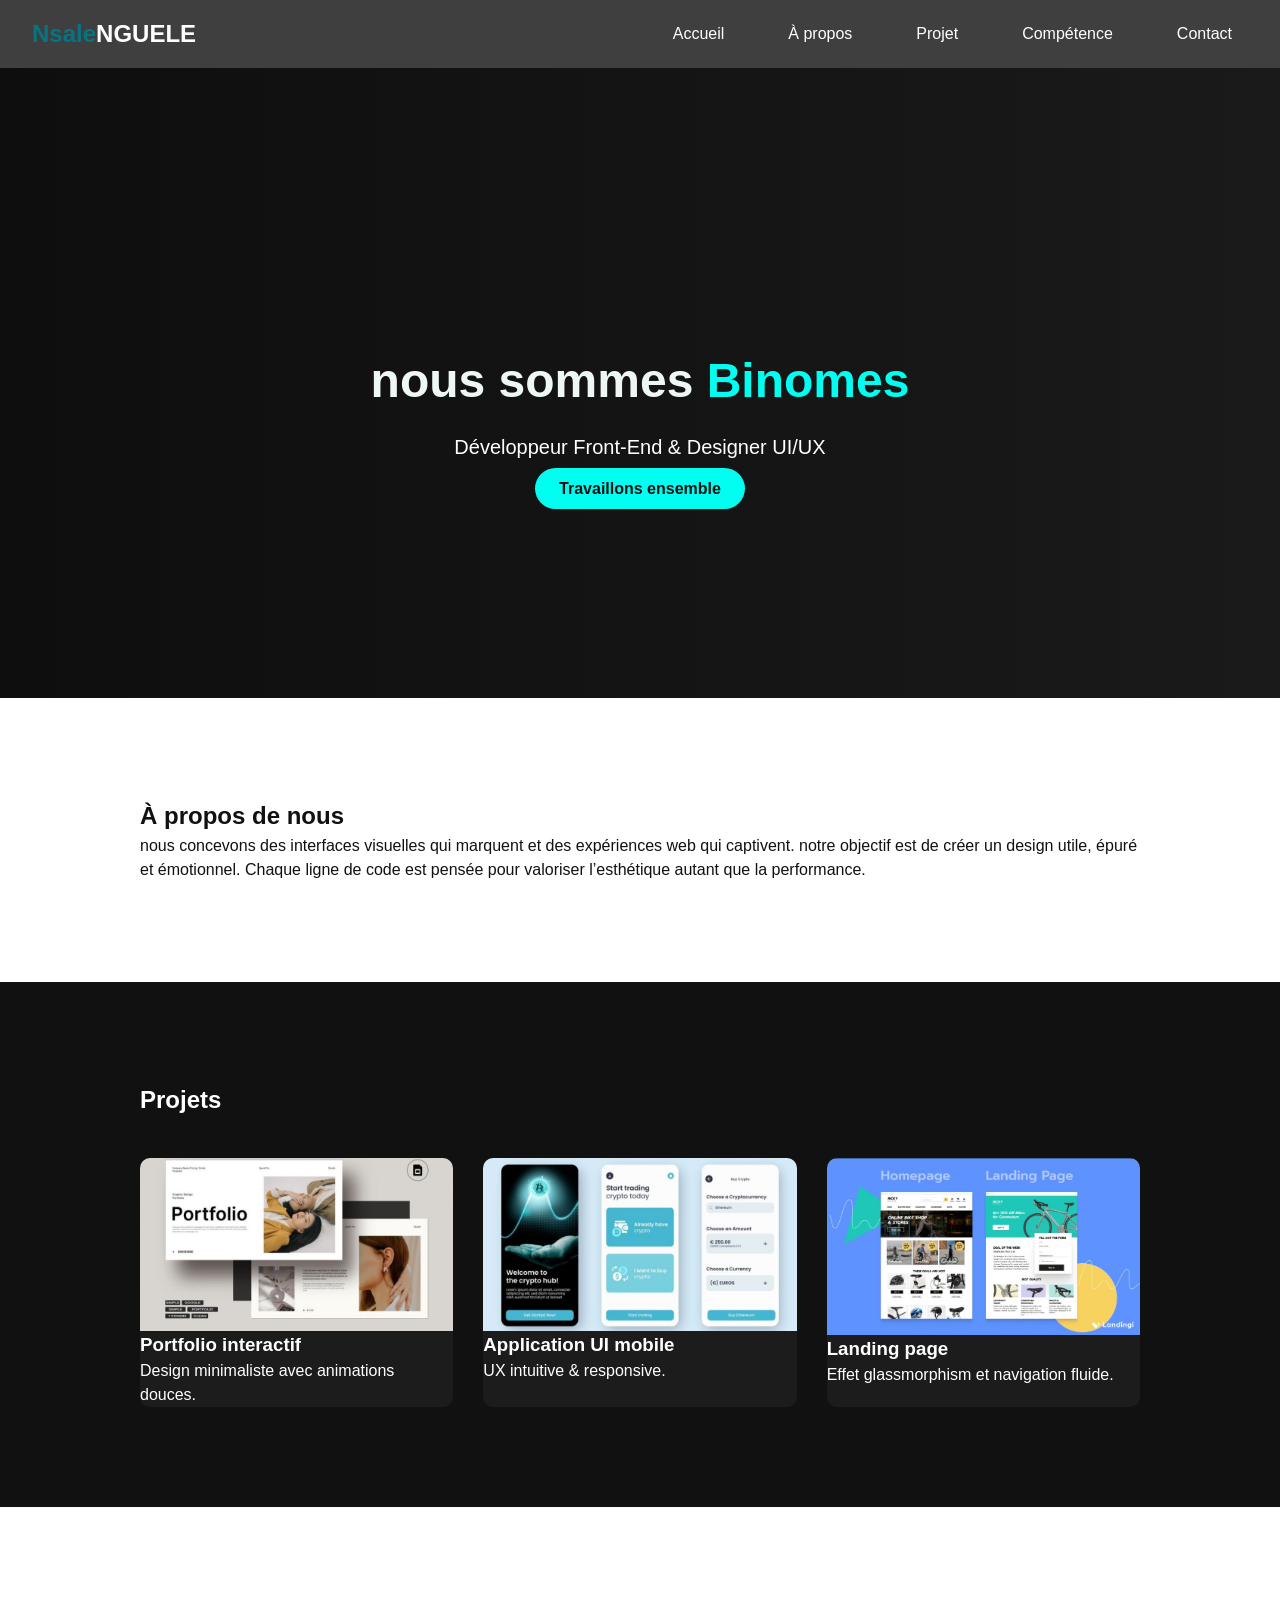
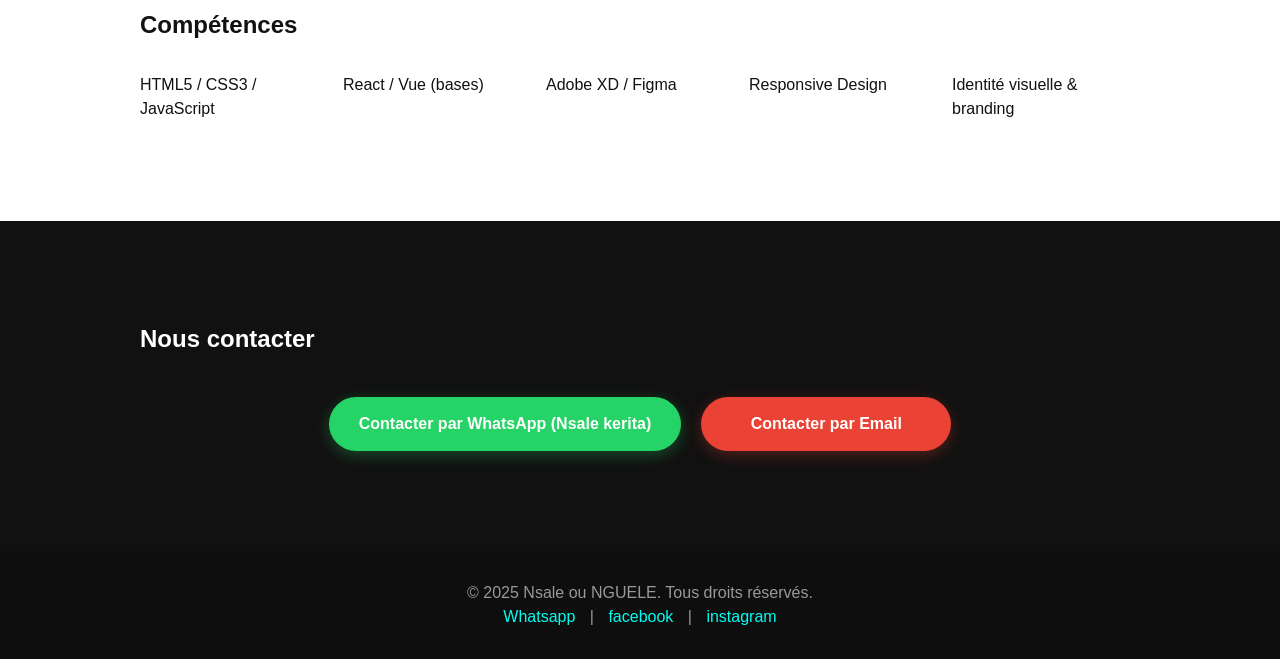
<file: index.html>
<!DOCTYPE html>
<html lang="fr">
<head>
  <meta charset="UTF-8" />
  <meta name="viewport" content="width=device-width, initial-scale=1.0"/>
  <title>Nsale/NGUELE| Développeur & Designer</title>
  <link rel="stylesheet" href="styleindex.css"/>
</head>
<body>  
  <nav class="navbar">
    <h1><span>Nsale</span>NGUELE</h1>
    <ul class="nav-links" id="nav-links">
      <li><a href="#accueil">Accueil</a></li>
      <li><a href="#apropos">À propos</a></li>
      <li><a href="#projet">Projet</a></li>
      <li><a href="#competence">Compétence</a></li>
      <li><a href="#contact">Contact</a></li>
    </ul>

    <div class="burger" id="burger">
      <span></span>
      <span></span>
      <span></span>
    </div>
  </nav>

  <section id="accueil" class="hero">
    <div class="hero-content">
      <h1>nous sommes <span>Binomes</span></h1>
      <p class="hero-description">Développeur Front-End & Designer UI/UX</p>
      <a href="#contact" class="cta">Travaillons ensemble</a>
    </div>
  </section>

  <section id="apropos" class="section light">
    <div class="container">
      <h2>À propos de nous</h2>
      <p>nous concevons des interfaces visuelles qui marquent et des expériences web qui captivent. notre objectif est de créer un design utile, épuré et émotionnel. Chaque ligne de code est pensée pour valoriser l’esthétique autant que la performance.</p>
    </div>
  </section>

  <section id="projet" class="section dark">
    <div class="container">
      <h2>Projets</h2>
      <div class="projects-grid">
        <div class="project-card">
          <img src="portofolio.jpeg" alt="Projet 1">
          <h3>Portfolio interactif</h3>
          <p>Design minimaliste avec animations douces.</p>
        </div>
        <div class="project-card">
          <img src="ui.jpeg" alt="Projet 2">
          <h3>Application UI mobile</h3>
          <p>UX intuitive & responsive.</p>
        </div>
        <div class="project-card">
          <img src="landing.jpeg" alt="Projet 3">
          <h3>Landing page</h3>
          <p>Effet glassmorphism et navigation fluide.</p>
        </div>
      </div>
    </div>
  </section>

  <section id="competence" class="section light">
    <div class="container">
      <h2>Compétences</h2>
      <ul class="skills-list">
        <li>HTML5 / CSS3 / JavaScript</li>
        <li>React / Vue (bases)</li>
        <li>Adobe XD / Figma</li>
        <li>Responsive Design</li>
        <li>Identité visuelle & branding</li>
      </ul>
    </div>
  </section>

  <section id="contact" class="section dark">
    <div class="container">
      <h2>Nous contacter</h2>
      <div class="contact-options">
        <a href="https://wa.me/237671681076?text=salut%20j'aimerais%20avoir %20plus %20d'information %20sur%20vos%20services." 
           class="whatsapp-float" 
           target="_blank" 
           title="Contactez-moi sur WhatsApp 1">
          Contacter par WhatsApp (Nsale kerita)
        </a>
        
        <a href="mailto:nsaledjoutchet@gmail.com?subject=salut%20je  %20suis  %20interesser%20 par vos &body= services %20Nsalekerita,"
           class="email-float" 
           title="Envoyez un email">
          Contacter par Email
        </a>
      </div>
    </div>
  </section>


  <footer>
    <p>© 2025 Nsale ou NGUELE. Tous droits réservés.</p>
    <div class="socials">
      <a href="#">Whatsapp</a> |
      <a href="#">facebook</a> |
      <a href="#">instagram</a>
    </div>
  </footer>

    <script src="script.js"></script>
</body>
</html>
</file>
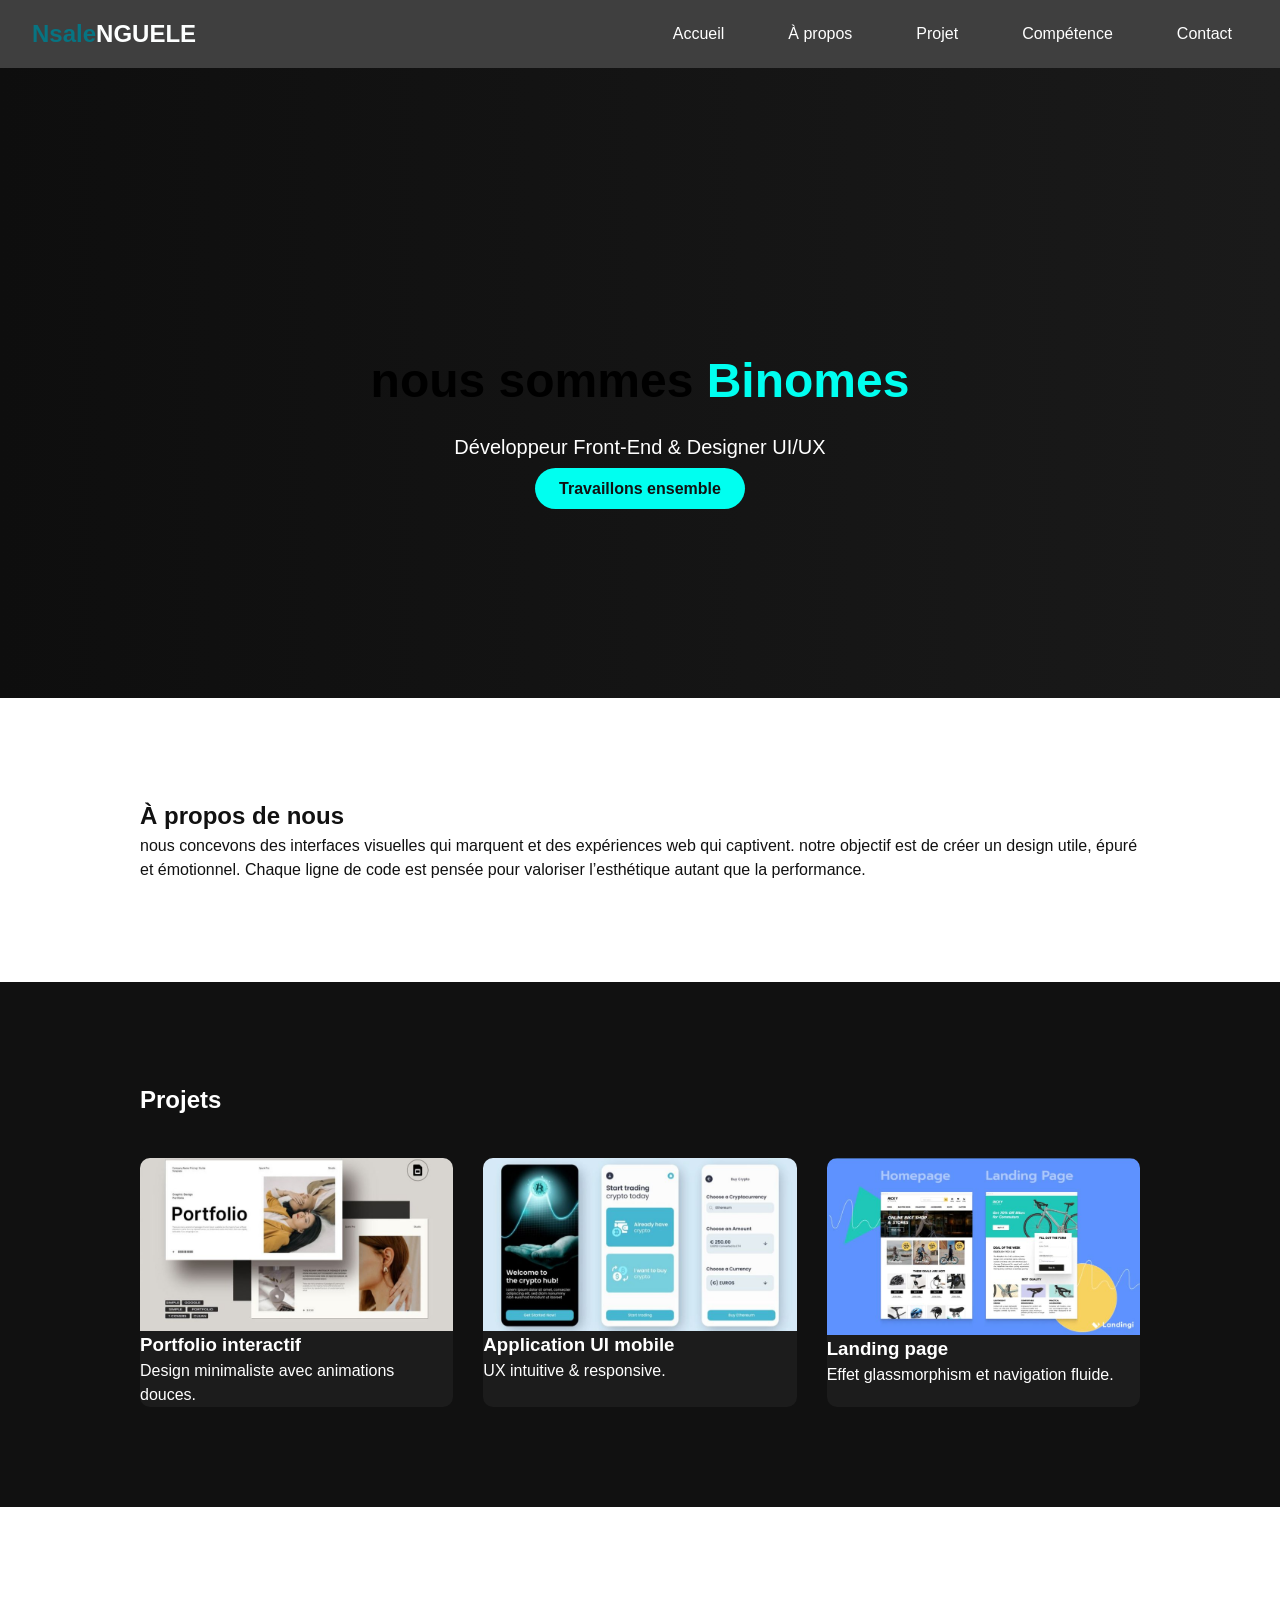
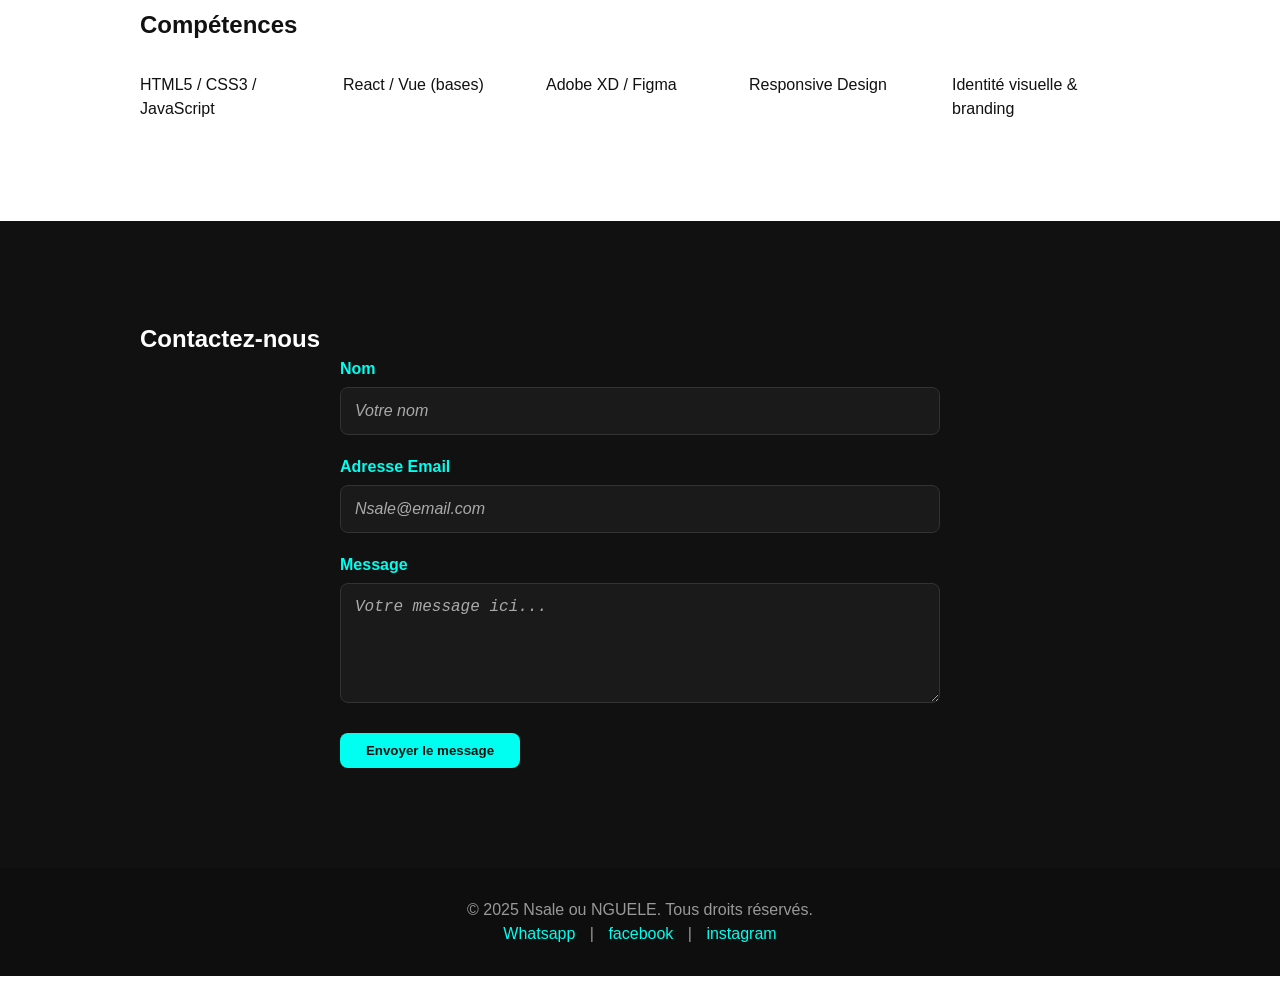
<file: atterissage.html>
<!DOCTYPE html>
<html lang="fr">
<head>
  <meta charset="UTF-8" />
  <meta name="viewport" content="width=device-width, initial-scale=1.0"/>
  <title>Nsale/NGUELE| Développeur & Designer</title>
  <link rel="stylesheet" href="styleatterissage.css"/>
</head>
<body>  
  <nav class="navbar">
    <h1><span>Nsale</span>NGUELE</h1>
    <ul class="nav-links" id="nav-links">
      <li><a href="#accueil">Accueil</a></li>
      <li><a href="#apropos">À propos</a></li>
      <li><a href="#projet">Projet</a></li>
      <li><a href="#competence">Compétence</a></li>
      <li><a href="#contact">Contact</a></li>
    </ul>

    <div class="burger" id="burger">
      <span></span>
      <span></span>
      <span></span>
    </div>
  </nav>

  <section id="accueil" class="hero">
    <div class="hero-content">
      <h1>nous sommes <span>Binomes</span></h1>
      <p class="hero-description">Développeur Front-End & Designer UI/UX</p>
      <a href="#contact" class="cta">Travaillons ensemble</a>
    </div>
  </section>

  <section id="apropos" class="section light">
    <div class="container">
      <h2>À propos de nous</h2>
      <p>nous concevons des interfaces visuelles qui marquent et des expériences web qui captivent. notre objectif est de créer un design utile, épuré et émotionnel. Chaque ligne de code est pensée pour valoriser l’esthétique autant que la performance.</p>
    </div>
  </section>

  <section id="projet" class="section dark">
    <div class="container">
      <h2>Projets</h2>
      <div class="projects-grid">
        <div class="project-card">
          <img src="portofolio.jpeg" alt="Projet 1">
          <h3>Portfolio interactif</h3>
          <p>Design minimaliste avec animations douces.</p>
        </div>
        <div class="project-card">
          <img src="ui.jpeg" alt="Projet 2">
          <h3>Application UI mobile</h3>
          <p>UX intuitive & responsive.</p>
        </div>
        <div class="project-card">
          <img src="landing.jpeg" alt="Projet 3">
          <h3>Landing page</h3>
          <p>Effet glassmorphism et navigation fluide.</p>
        </div>
      </div>
    </div>
  </section>

  <section id="competence" class="section light">
    <div class="container">
      <h2>Compétences</h2>
      <ul class="skills-list">
        <li>HTML5 / CSS3 / JavaScript</li>
        <li>React / Vue (bases)</li>
        <li>Adobe XD / Figma</li>
        <li>Responsive Design</li>
        <li>Identité visuelle & branding</li>
      </ul>
    </div>
  </section>

  <section id="contact" class="section dark">
    <div class="container">
      <h2>Contactez-nous</h2>
      <form class="form-professionnel" method="post">
        <div class="form-group">
          <label for="name">Nom</label>
          <input type="text" id="name" name="name" placeholder="Votre nom" required />
        </div>
        <div class="form-group">
          <label for="email">Adresse Email</label>
          <input type="email" id="email" name="email" placeholder="Nsale@email.com" required />
        </div>
        <div class="form-group">
          <label for="message">Message</label>
          <textarea id="message" name="message" placeholder="Votre message ici..." rows="5" required></textarea>
        </div>
        <button onclick="AfficherAlerte()">Envoyer le message</button>
        <script>
          function AfficherAlerte(){
              alert('Merci pour votre message ! Je reviendrai vers vous très vite.');
            } 
          </script>
      </form>
    </div>
  </section>

  <footer>
    <p>© 2025 Nsale ou NGUELE. Tous droits réservés.</p>
    <div class="socials">
      <a href="#">Whatsapp</a> |
      <a href="#">facebook</a> |
      <a href="#">instagram</a>
    </div>
  </footer>

    <script src="script.js"></script>
</body>
</html>
</file>
<file: styleindex.css>
* {
  margin: 0;
  padding: 0;
  box-sizing: border-box;
}

body {
  font-family: sans-serif;
  line-height: 1.5;
   scroll-behavior: smooth;
}


.navbar {
  display: flex;
  justify-content: space-between;
  align-items: center;
  background-color: rgba(15, 15, 15, 0.8);
  padding: 1rem 2rem;
  position: sticky;
  top: 0;
  z-index: 1000;
}

.navbar span{
  color: rgb(7, 116, 130);
  font-size: 1.5rem;
  font-weight: bold;
}
.navbar h1{
  color: rgb(253, 255, 255);
  font-size: 1.5rem;
  font-weight: bold;
}
.nav-links {
  list-style: none;
  display: flex;
  gap: 2rem;
}

.nav-links li a {
  color: white;
  text-decoration: none;
  font-weight: 500;
  transition: color 0.3s ease;
  margin: 0 1rem;
}

.nav-links li a:hover {
  color: #f39c12;
}

.burger {
  display: none;
  flex-direction: column;
  gap: 5px;
  cursor: pointer;
}

.burger span {
  height: 3px;
  width: 25px;
  background-color: white;
  border-radius: 2px;
  transition: all 0.3s ease-in-out;
}

/* Responsive */
@media screen and (max-width: 768px) {
  .nav-links {
    position: absolute;
    top: 70px;
    right: 0;
    background-color:rgba(15, 15, 15,0.8);
    flex-direction: column;
    width: 200px;
    padding: 1rem;
    transform: translateX(100%);
    transition: transform 0.3s ease-in-out;
  }

  .nav-links.active {
    transform: translateX(0);
  }

  .burger {
    display: flex;
  }
}

  .hero {
    height: 70vh;
    background: linear-gradient(to right, #0e0e0e, #1a1a1a);
    display: flex;
    align-items: center;
    justify-content: center;
    text-align: center;
    padding-top: 80px;
  }
  
  .hero-content h1 {
    font-size: 48px;
    font-weight: 600;
    color: #eff7f6;
  }
  
  .hero-content span {
    color: #00fff0;
  }
  
 .hero-description {
  font-size: 20px;
  margin: 15px 0;
  color: #fff;          /* rend le texte visible sur fond sombre */
  z-index: 2;           /* si image ou overlay */
  position: relative;
}

  .cta {
    padding: 12px 24px;
    background: #00fff0;
    color: #111;
    border-radius: 30px;
    font-weight: bold;
    text-decoration: none;
  }
  
  .cta:hover {
    background: #00ccc4;
  }
  
  .section {
    padding: 100px 50px;
 
  }
  
  .light {
    background: #ffffff;
    color: #111;
  }
  
  .dark {
    background: #111;
    color: #ffffff;
  }
  
  .container {
    max-width: 1000px;
    margin: auto;
  }
  
  .projects-grid {
    display: grid;
    gap: 30px;
    grid-template-columns: repeat(auto-fit, minmax(300px, 1fr));
    margin-top: 40px;
  }
  
  .project-card {
    background: #1c1c1c;
    border-radius: 10px;
    overflow: hidden;
    transition: transform 0.3s;
  }
  
  .project-card img {
    width: 100%;
    display: block;
  }
  
  .project-card:hover {
    transform: scale(1.03);
  }
  
  .skills-list {
    list-style: none;
    display: grid;
    grid-template-columns: repeat(auto-fit, minmax(180px, 1fr));
    gap: 15px;
    margin-top: 30px;
  }
  
  .form-professionnel {
    max-width: 600px;
    margin: 0 auto;
    display: flex;
    flex-direction: column;
    gap: 20px;
  }
  
  .form-group {
    display: flex;
    flex-direction: column;
  }
  
  .form-group label {
    margin-bottom: 6px;
    font-weight: 600;
    color: #00fff0;
    font-size: 16px;
  }
  
  .form-group input,
  .form-group textarea {
    background-color: #1a1a1a;
    border: 1px solid #333;
    padding: 14px;
    border-radius: 8px;
    color: #fff;
    font-size: 16px;
    transition: border 0.3s, box-shadow 0.3s;
  }
  
  .form-group input::placeholder,
  .form-group textarea::placeholder {
    color: #aaa;
    font-style: italic;
  }
  
  .form-group input:focus,
  .form-group textarea:focus {
    border-color: #00fff0;
    box-shadow: 0 0 0 3px rgba(0, 255, 240, 0.2);
    outline: none;
  }
  
  button {
    background-color: #00fff0;
    color: #111;
    padding: 10px;
    font-weight: bold;
    border: none;
    border-radius: 8px;
    cursor: pointer;
    transition: background-color 0.3s ease;
    width: 30%;
    margin-top: 10px;
    
  }
  button:hover {
    background-color: #00ccc4;
  }
  
  footer {
    text-align: center;
    padding: 30px;
    background: #0e0e0e;
    color: #999;
  }
  
  footer .socials a {
    color: #00fff0;
    text-decoration: none;
    margin: 0 10px;
  }
    @media (max-width:767px) {
      .nav-bar{
        max-width: 100%;
        padding: 20px;
      }
    }

  .contact-options {
  display: flex;
  flex-direction: column;
  gap: 20px;
  align-items: center;
  margin-top: 40px;
}

.whatsapp-float, 
.whatsapp-float-2, 
.email-float {
  display: inline-block;
  padding: 15px 30px;
  background-color: #25D366;
  color: white;
  text-decoration: none;
  border-radius: 30px;
  font-weight: bold;
  transition: all 0.3s ease;
  width: 300px;
  text-align: center;
  box-shadow: 0 4px 15px rgba(37, 211, 102, 0.3);
}

.whatsapp-float-2 {
  background-color: #128C7E;
}

.email-float {
  background-color: #EA4335;
  box-shadow: 0 4px 15px rgba(234, 67, 53, 0.3);
}

.whatsapp-float:hover {
  background-color: #128C7E;
  transform: translateY(-3px);
  box-shadow: 0 6px 20px rgba(37, 211, 102, 0.4);
}

.whatsapp-float-2:hover {
  background-color: #0D6E5C;
  transform: translateY(-3px);
  box-shadow: 0 6px 20px rgba(18, 140, 126, 0.4);
}

.email-float:hover {
  background-color: #D32F2F;
  transform: translateY(-3px);
  box-shadow: 0 6px 20px rgba(234, 67, 53, 0.4);
}

@media (min-width: 768px) {
  .contact-options {
    flex-direction: row;
    justify-content: center;
    flex-wrap: wrap;
  }
  
  .whatsapp-float, 
  .whatsapp-float-2, 
  .email-float {
    width: auto;
    min-width: 250px;
  }
}
</file>
<file: styleatterissage.css>
* {
  margin: 0;
  padding: 0;
  box-sizing: border-box;
}

body {
  font-family: sans-serif;
  line-height: 1.5;
   scroll-behavior: smooth;
}


.navbar {
  display: flex;
  justify-content: space-between;
  align-items: center;
  background-color: rgba(15, 15, 15, 0.8);
  padding: 1rem 2rem;
  position: sticky;
  top: 0;
  z-index: 1000;
}

.navbar span{
  color: rgb(7, 116, 130);
  font-size: 1.5rem;
  font-weight: bold;
}
.navbar h1{
  color: rgb(253, 255, 255);
  font-size: 1.5rem;
  font-weight: bold;
}
.nav-links {
  list-style: none;
  display: flex;
  gap: 2rem;
}

.nav-links li a {
  color: white;
  text-decoration: none;
  font-weight: 500;
  transition: color 0.3s ease;
  margin: 0 1rem;
}

.nav-links li a:hover {
  color: #f39c12;
}

.burger {
  display: none;
  flex-direction: column;
  gap: 5px;
  cursor: pointer;
}

.burger span {
  height: 3px;
  width: 25px;
  background-color: white;
  border-radius: 2px;
  transition: all 0.3s ease-in-out;
}

/* Responsive */
@media screen and (max-width: 768px) {
  .nav-links {
    position: absolute;
    top: 70px;
    right: 0;
    background-color:rgba(15, 15, 15,0.8);
    flex-direction: column;
    width: 200px;
    padding: 1rem;
    transform: translateX(100%);
    transition: transform 0.3s ease-in-out;
  }

  .nav-links.active {
    transform: translateX(0);
  }

  .burger {
    display: flex;
  }
}

  .hero {
    height: 70vh;
    background: linear-gradient(to right, #0e0e0e, #1a1a1a);
    display: flex;
    align-items: center;
    justify-content: center;
    text-align: center;
    padding-top: 80px;
  }
  
  .hero-content h1 {
    font-size: 48px;
    font-weight: 600;
  }
  
  .hero-content span {
    color: #00fff0;
  }
  
 .hero-description {
  font-size: 20px;
  margin: 15px 0;
  color: #fff;          /* rend le texte visible sur fond sombre */
  z-index: 2;           /* si image ou overlay */
  position: relative;
}

  .cta {
    padding: 12px 24px;
    background: #00fff0;
    color: #111;
    border-radius: 30px;
    font-weight: bold;
    text-decoration: none;
  }
  
  .cta:hover {
    background: #00ccc4;
  }
  
  .section {
    padding: 100px 50px;
 
  }
  
  .light {
    background: #ffffff;
    color: #111;
  }
  
  .dark {
    background: #111;
    color: #ffffff;
  }
  
  .container {
    max-width: 1000px;
    margin: auto;
  }
  
  .projects-grid {
    display: grid;
    gap: 30px;
    grid-template-columns: repeat(auto-fit, minmax(300px, 1fr));
    margin-top: 40px;
  }
  
  .project-card {
    background: #1c1c1c;
    border-radius: 10px;
    overflow: hidden;
    transition: transform 0.3s;
  }
  
  .project-card img {
    width: 100%;
    display: block;
  }
  
  .project-card:hover {
    transform: scale(1.03);
  }
  
  .skills-list {
    list-style: none;
    display: grid;
    grid-template-columns: repeat(auto-fit, minmax(180px, 1fr));
    gap: 15px;
    margin-top: 30px;
  }
  
  .form-professionnel {
    max-width: 600px;
    margin: 0 auto;
    display: flex;
    flex-direction: column;
    gap: 20px;
  }
  
  .form-group {
    display: flex;
    flex-direction: column;
  }
  
  .form-group label {
    margin-bottom: 6px;
    font-weight: 600;
    color: #00fff0;
    font-size: 16px;
  }
  
  .form-group input,
  .form-group textarea {
    background-color: #1a1a1a;
    border: 1px solid #333;
    padding: 14px;
    border-radius: 8px;
    color: #fff;
    font-size: 16px;
    transition: border 0.3s, box-shadow 0.3s;
  }
  
  .form-group input::placeholder,
  .form-group textarea::placeholder {
    color: #aaa;
    font-style: italic;
  }
  
  .form-group input:focus,
  .form-group textarea:focus {
    border-color: #00fff0;
    box-shadow: 0 0 0 3px rgba(0, 255, 240, 0.2);
    outline: none;
  }
  
  button {
    background-color: #00fff0;
    color: #111;
    padding: 10px;
    font-weight: bold;
    border: none;
    border-radius: 8px;
    cursor: pointer;
    transition: background-color 0.3s ease;
    width: 30%;
    margin-top: 10px;
    
  }
  button:hover {
    background-color: #00ccc4;
  }
  
  footer {
    text-align: center;
    padding: 30px;
    background: #0e0e0e;
    color: #999;
  }
  
  footer .socials a {
    color: #00fff0;
    text-decoration: none;
    margin: 0 10px;
  }
    @media (max-width:767px) {
      .nav-bar{
        max-width: 100%;
        padding: 20px;
      }
    }
</file>
